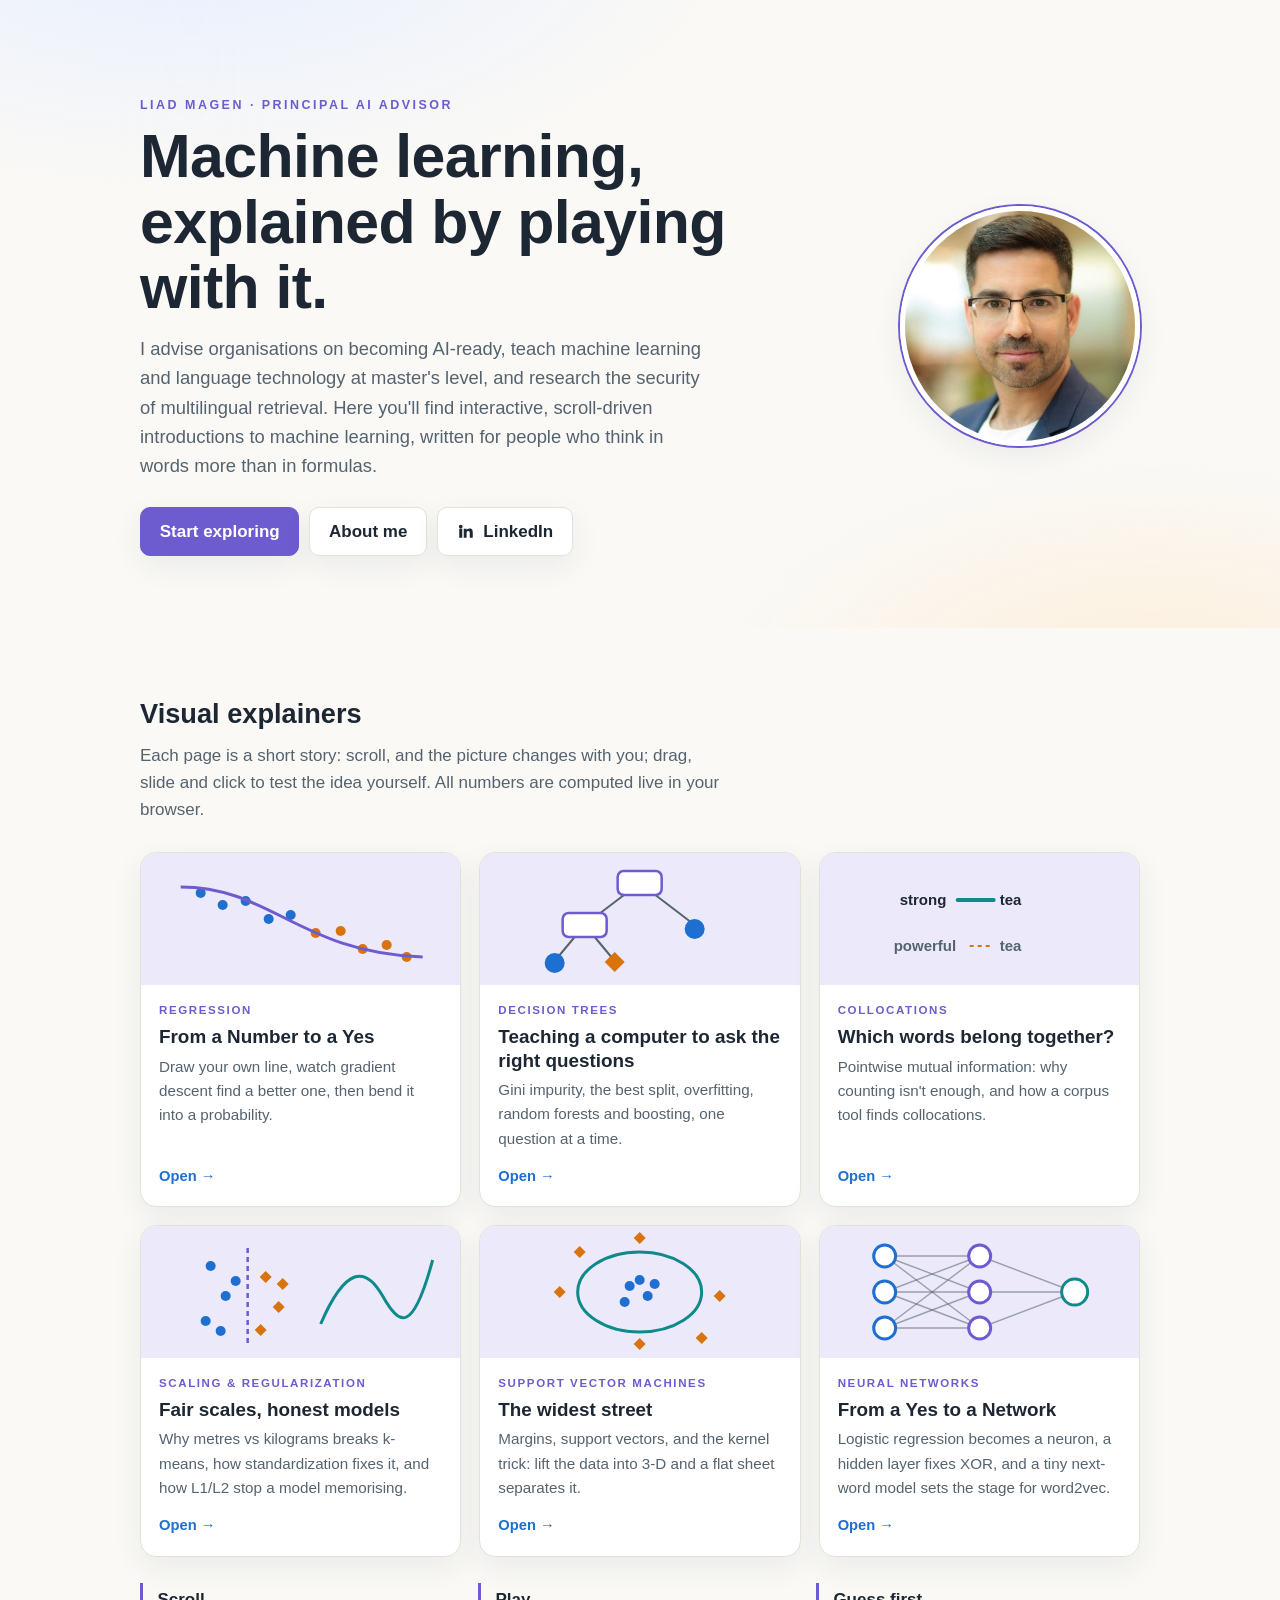
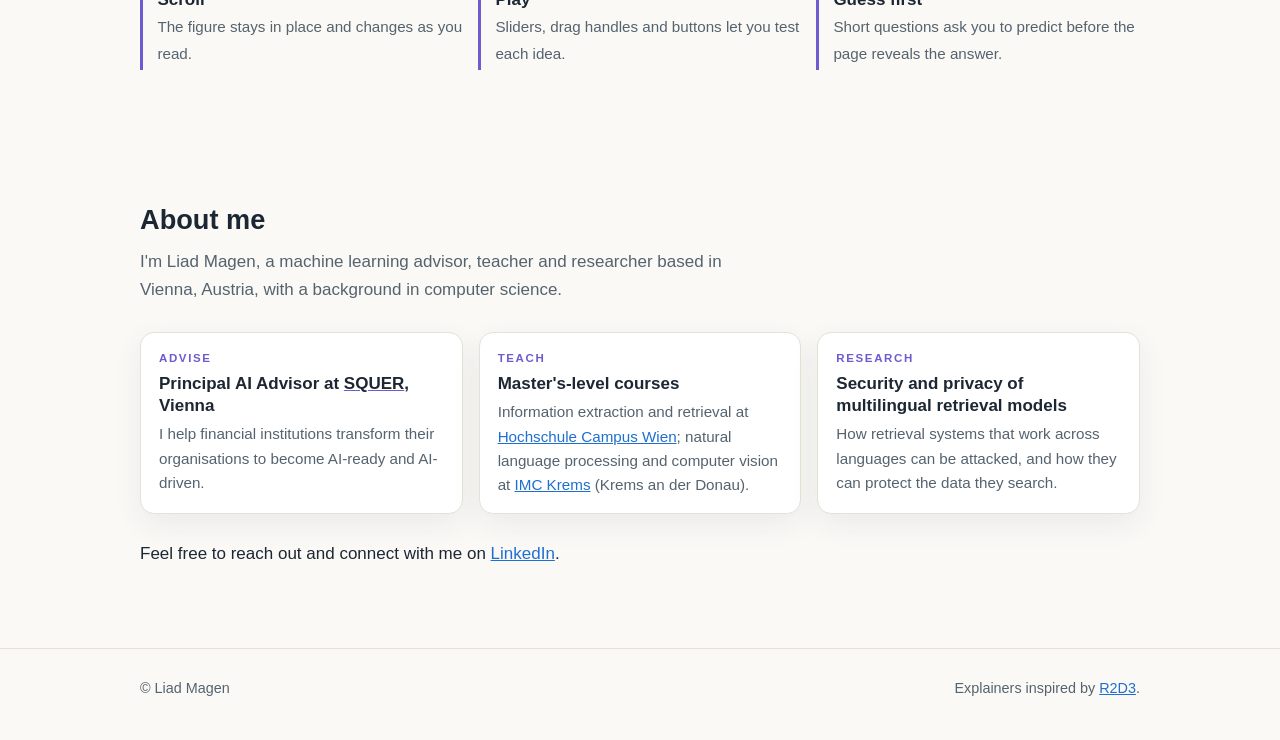
<file: index.html>
<!DOCTYPE html>
<html lang="en">
<head>
<meta charset="utf-8">
<meta name="viewport" content="width=device-width, initial-scale=1">
<title>Liad Magen · Machine learning, explained visually</title>
<meta name="description" content="Liad Magen, Principal AI Advisor in Vienna: machine learning advisor, lecturer and researcher. Interactive, scroll-driven introductions to machine learning.">
<style>
  :root{
    --ink:#1d2733; --muted:#55636f; --bg:#faf9f6; --card:#ffffff; --line:#e5e1d8;
    --accent:#6d5bd0; --accent-soft:#ece9fb; --blue:#1f6fd1; --orange:#d9730d; --teal:#0f8a8a;
    --shadow:0 10px 30px rgba(30,40,60,.07);
    --glow1:#e8efff; --glow2:#fdeeda;
  }
  @media (prefers-color-scheme: dark){
    :root{
      --ink:#e8e6e1; --muted:#a3abb4; --bg:#14171c; --card:#1c2027; --line:#2c323b;
      --accent:#9d8ff0; --accent-soft:#2a2645; --blue:#6aa5f0; --orange:#f0a35a; --teal:#4cc2c2;
      --shadow:0 10px 30px rgba(0,0,0,.35);
      --glow1:#1d2540; --glow2:#33261a;
    }
  }
  *{box-sizing:border-box}
  html{scroll-behavior:smooth}
  @media (prefers-reduced-motion: reduce){html{scroll-behavior:auto}}
  body{margin:0;background:var(--bg);color:var(--ink);
    font-family:-apple-system,BlinkMacSystemFont,"Segoe UI",Roboto,Helvetica,Arial,sans-serif;
    font-size:17px;line-height:1.6}
  a{color:var(--blue)}
  .wrap{max-width:1040px;margin:0 auto;padding:0 20px}

  /* hero */
  header{padding:96px 0 72px;background:
    radial-gradient(900px 420px at 15% -10%, var(--glow1) 0%, transparent 60%),
    radial-gradient(800px 420px at 90% 110%, var(--glow2) 0%, transparent 55%), var(--bg)}
  .kicker{letter-spacing:.2em;text-transform:uppercase;font-size:.78rem;color:var(--accent);font-weight:700;margin:0}
  h1{font-size:clamp(2.3rem,6vw,3.8rem);line-height:1.08;margin:.5rem 0 .8rem;letter-spacing:-.01em}
  .lead{font-size:1.15rem;color:var(--muted);max-width:56ch;margin:0 0 1.6rem}
  .actions{display:flex;flex-wrap:wrap;gap:10px}
  .btn{display:inline-flex;align-items:center;gap:.5em;padding:.6em 1.1em;border-radius:10px;font-weight:600;
    text-decoration:none;border:1px solid var(--line);background:var(--card);color:var(--ink);box-shadow:var(--shadow)}
  .btn.primary{background:var(--accent);border-color:var(--accent);color:#fff}
  .btn:hover{transform:translateY(-1px)}
  .btn:focus-visible,.card:focus-visible{outline:3px solid var(--accent);outline-offset:3px}
  .btn svg{width:18px;height:18px;flex:none}

  section{padding:64px 0}
  h2{font-size:1.7rem;margin:0 0 .4rem}
  .section-lead{color:var(--muted);margin:0 0 1.8rem;max-width:62ch}

  /* explainer cards */
  .grid{display:grid;grid-template-columns:repeat(auto-fill,minmax(290px,1fr));gap:18px}
  .card{display:flex;flex-direction:column;background:var(--card);border:1px solid var(--line);border-radius:16px;
    overflow:hidden;text-decoration:none;color:inherit;box-shadow:var(--shadow);transition:transform .2s,box-shadow .2s}
  .card:hover{transform:translateY(-3px);box-shadow:0 16px 40px rgba(30,40,60,.13)}
  @media (prefers-reduced-motion: reduce){.card,.btn{transition:none}.card:hover,.btn:hover{transform:none}}
  .thumb{height:132px;background:var(--accent-soft);display:flex;align-items:center;justify-content:center}
  .thumb svg{width:100%;height:100%}
  .card .body{padding:16px 18px 18px;display:flex;flex-direction:column;gap:.35rem;flex:1}
  .card .topic{font-size:.72rem;letter-spacing:.14em;text-transform:uppercase;color:var(--accent);font-weight:700}
  .card h3{margin:0;font-size:1.18rem;line-height:1.25}
  .card p{margin:0;color:var(--muted);font-size:.95rem}
  .card .go{margin-top:auto;padding-top:.5rem;font-weight:600;color:var(--blue);font-size:.92rem}

  .how{display:grid;grid-template-columns:repeat(auto-fit,minmax(220px,1fr));gap:14px;margin-top:26px}
  .how div{border-left:3px solid var(--accent);padding:.2rem 0 .2rem .9rem}
  .how b{display:block}
  .how span{color:var(--muted);font-size:.95rem}

  /* hero photo */
  .hero{display:grid;grid-template-columns:1fr auto;gap:40px;align-items:center}
  .photo{width:240px;height:240px;border-radius:50%;object-fit:cover;display:block;
    border:5px solid var(--card);box-shadow:0 0 0 2px var(--accent),var(--shadow)}

  /* about */
  .pillars{display:grid;grid-template-columns:repeat(auto-fit,minmax(250px,1fr));gap:16px;margin:0 0 1.6rem}
  .pillar{background:var(--card);border:1px solid var(--line);border-radius:14px;padding:16px 18px;
    display:flex;flex-direction:column;gap:.35rem;box-shadow:var(--shadow)}
  .pillar .ptag{font-size:.72rem;letter-spacing:.14em;text-transform:uppercase;color:var(--accent);font-weight:700}
  .pillar b{line-height:1.3}
  .pillar span{color:var(--muted);font-size:.95rem}
  .pillar b a{color:inherit;text-decoration-color:var(--accent)}

  footer{border-top:1px solid var(--line);padding:28px 0 40px;color:var(--muted);font-size:.9rem}
  footer .wrap{display:flex;flex-wrap:wrap;gap:12px 24px;justify-content:space-between}

  @media (max-width:600px){
    header{padding:64px 0 48px}
    section{padding:44px 0}
    .hero{grid-template-columns:1fr;gap:24px}
    .photo{width:132px;height:132px;order:-1}
  }
</style>
</head>
<body>

<header>
  <div class="wrap hero">
    <div>
    <p class="kicker">Liad Magen · Principal AI Advisor</p>
    <h1>Machine learning, explained by playing with it.</h1>
    <p class="lead">I advise organisations on becoming AI-ready, teach machine learning and language technology at
      master's level, and research the security of multilingual retrieval. Here you'll find interactive,
      scroll-driven introductions to machine learning, written for people who think in words more than in formulas.</p>
    <div class="actions">
      <a class="btn primary" href="#explainers">Start exploring</a>
      <a class="btn" href="#about">About me</a>
      <a class="btn" href="https://www.linkedin.com/in/liadmagen">
        <svg viewBox="0 0 24 24" fill="currentColor" aria-hidden="true"><path d="M4.98 3.5a2.5 2.5 0 1 1 0 5 2.5 2.5 0 0 1 0-5zM3 9h4v12H3zM9 9h3.8v1.7h.05c.53-1 1.83-2.05 3.77-2.05C20.6 8.65 21 11.2 21 14.5V21h-4v-5.8c0-1.4-.03-3.2-1.95-3.2-1.95 0-2.25 1.52-2.25 3.1V21H9z"/></svg>
        LinkedIn</a>
    </div>
    </div>
    <img class="photo" src="img/liadmagen-avatar.jpg" width="400" height="400" alt="Portrait of Liad Magen">
  </div>
</header>

<main>
  <section id="explainers">
    <div class="wrap">
      <h2>Visual explainers</h2>
      <p class="section-lead">Each page is a short story: scroll, and the picture changes with you; drag, slide and
        click to test the idea yourself. All numbers are computed live in your browser.</p>

      <div class="grid">
        <a class="card" href="ml_intro/linear-and-logistic-regression/">
          <div class="thumb" aria-hidden="true">
            <svg viewBox="0 0 300 132" preserveAspectRatio="xMidYMid meet">
              <g fill="var(--blue)"><circle cx="50" cy="40" r="5"/><circle cx="72" cy="52" r="5"/><circle cx="95" cy="48" r="5"/><circle cx="118" cy="66" r="5"/><circle cx="140" cy="62" r="5"/></g>
              <g fill="var(--orange)"><circle cx="165" cy="80" r="5"/><circle cx="190" cy="78" r="5"/><circle cx="212" cy="96" r="5"/><circle cx="236" cy="92" r="5"/><circle cx="256" cy="104" r="5"/></g>
              <path d="M30 34 C120 34,150 100,272 104" fill="none" stroke="var(--accent)" stroke-width="3"/>
            </svg>
          </div>
          <div class="body">
            <span class="topic">Regression</span>
            <h3>From a Number to a Yes</h3>
            <p>Draw your own line, watch gradient descent find a better one, then bend it into a probability.</p>
            <span class="go">Open →</span>
          </div>
        </a>

        <a class="card" href="ml_intro/decision_trees/">
          <div class="thumb" aria-hidden="true">
            <svg viewBox="0 0 300 132">
              <g stroke="var(--muted)" stroke-width="2"><line x1="150" y1="30" x2="95" y2="72"/><line x1="150" y1="30" x2="205" y2="72"/><line x1="95" y1="72" x2="65" y2="108"/><line x1="95" y1="72" x2="125" y2="108"/></g>
              <rect x="128" y="18" width="44" height="24" rx="6" fill="var(--card)" stroke="var(--accent)" stroke-width="2.5"/>
              <rect x="73" y="60" width="44" height="24" rx="6" fill="var(--card)" stroke="var(--accent)" stroke-width="2.5"/>
              <circle cx="205" cy="76" r="10" fill="var(--blue)"/><circle cx="65" cy="110" r="10" fill="var(--blue)"/>
              <path d="M125 99 l10 10 -10 10 -10 -10z" fill="var(--orange)"/>
            </svg>
          </div>
          <div class="body">
            <span class="topic">Decision trees</span>
            <h3>Teaching a computer to ask the right questions</h3>
            <p>Gini impurity, the best split, overfitting, random forests and boosting, one question at a time.</p>
            <span class="go">Open →</span>
          </div>
        </a>

        <a class="card" href="ml_intro/pmi/">
          <div class="thumb" aria-hidden="true">
            <svg viewBox="0 0 300 132" font-family="inherit" font-size="15" font-weight="600">
              <text x="70" y="52" fill="var(--ink)">strong</text>
              <text x="170" y="52" fill="var(--ink)">tea</text>
              <path d="M128 47 L164 47" stroke="var(--teal)" stroke-width="4" stroke-linecap="round"/>
              <text x="64" y="98" fill="var(--muted)">powerful</text>
              <text x="170" y="98" fill="var(--muted)">tea</text>
              <path d="M140 93 L164 93" stroke="var(--orange)" stroke-width="2" stroke-dasharray="4 4"/>
            </svg>
          </div>
          <div class="body">
            <span class="topic">Collocations</span>
            <h3>Which words belong together?</h3>
            <p>Pointwise mutual information: why counting isn't enough, and how a corpus tool finds collocations.</p>
            <span class="go">Open →</span>
          </div>
        </a>

        <a class="card" href="ml_intro/scaling-and-generalization/">
          <div class="thumb" aria-hidden="true">
            <svg viewBox="0 0 300 132">
              <g fill="var(--blue)"><circle cx="60" cy="40" r="5"/><circle cx="75" cy="70" r="5"/><circle cx="55" cy="95" r="5"/><circle cx="85" cy="55" r="5"/><circle cx="70" cy="105" r="5"/></g>
              <g fill="var(--orange)"><path d="M115 45 l6 6-6 6-6-6z"/><path d="M128 75 l6 6-6 6-6-6z"/><path d="M110 98 l6 6-6 6-6-6z"/><path d="M132 52 l6 6-6 6-6-6z"/></g>
              <line x1="97" y1="22" x2="97" y2="118" stroke="var(--accent)" stroke-width="2.5" stroke-dasharray="5 4"/>
              <path d="M170 98 C195 40,215 40,232 70 S262 108,282 34" fill="none" stroke="var(--teal)" stroke-width="3"/>
            </svg>
          </div>
          <div class="body">
            <span class="topic">Scaling &amp; regularization</span>
            <h3>Fair scales, honest models</h3>
            <p>Why metres vs kilograms breaks k-means, how standardization fixes it, and how L1/L2 stop a model memorising.</p>
            <span class="go">Open →</span>
          </div>
        </a>

        <a class="card" href="ml_intro/svm-and-kernels/">
          <div class="thumb" aria-hidden="true">
            <svg viewBox="0 0 300 132">
              <ellipse cx="150" cy="66" rx="62" ry="40" fill="none" stroke="var(--teal)" stroke-width="3"/>
              <g fill="var(--blue)"><circle cx="140" cy="60" r="5"/><circle cx="158" cy="70" r="5"/><circle cx="150" cy="54" r="5"/><circle cx="135" cy="76" r="5"/><circle cx="165" cy="58" r="5"/></g>
              <g fill="var(--orange)"><path d="M70 60 l6 6-6 6-6-6z"/><path d="M230 64 l6 6-6 6-6-6z"/><path d="M150 6 l6 6-6 6-6-6z"/><path d="M150 112 l6 6-6 6-6-6z"/><path d="M90 20 l6 6-6 6-6-6z"/><path d="M212 106 l6 6-6 6-6-6z"/></g>
            </svg>
          </div>
          <div class="body">
            <span class="topic">Support vector machines</span>
            <h3>The widest street</h3>
            <p>Margins, support vectors, and the kernel trick: lift the data into 3-D and a flat sheet separates it.</p>
            <span class="go">Open →</span>
          </div>
        </a>

        <a class="card" href="ml_intro/neural-networks/">
          <div class="thumb" aria-hidden="true">
            <svg viewBox="0 0 300 132">
              <g stroke="var(--muted)" stroke-width="1.4" stroke-opacity=".55">
                <line x1="55" y1="30" x2="150" y2="30"/><line x1="55" y1="30" x2="150" y2="66"/><line x1="55" y1="30" x2="150" y2="102"/>
                <line x1="55" y1="66" x2="150" y2="30"/><line x1="55" y1="66" x2="150" y2="66"/><line x1="55" y1="66" x2="150" y2="102"/>
                <line x1="55" y1="102" x2="150" y2="30"/><line x1="55" y1="102" x2="150" y2="66"/><line x1="55" y1="102" x2="150" y2="102"/>
                <line x1="150" y1="30" x2="245" y2="66"/><line x1="150" y1="66" x2="245" y2="66"/><line x1="150" y1="102" x2="245" y2="66"/>
              </g>
              <g fill="var(--card)" stroke-width="3">
                <circle cx="55" cy="30" r="11" stroke="var(--blue)"/><circle cx="55" cy="66" r="11" stroke="var(--blue)"/><circle cx="55" cy="102" r="11" stroke="var(--blue)"/>
                <circle cx="150" cy="30" r="11" stroke="var(--accent)"/><circle cx="150" cy="66" r="11" stroke="var(--accent)"/><circle cx="150" cy="102" r="11" stroke="var(--accent)"/>
                <circle cx="245" cy="66" r="13" stroke="var(--teal)"/>
              </g>
            </svg>
          </div>
          <div class="body">
            <span class="topic">Neural networks</span>
            <h3>From a Yes to a Network</h3>
            <p>Logistic regression becomes a neuron, a hidden layer fixes XOR, and a tiny next-word model sets the stage for word2vec.</p>
            <span class="go">Open →</span>
          </div>
        </a>
      </div>

      <div class="how">
        <div><b>Scroll</b><span>The figure stays in place and changes as you read.</span></div>
        <div><b>Play</b><span>Sliders, drag handles and buttons let you test each idea.</span></div>
        <div><b>Guess first</b><span>Short questions ask you to predict before the page reveals the answer.</span></div>
      </div>
    </div>
  </section>

  <section id="about">
    <div class="wrap">
      <h2>About me</h2>
      <p class="section-lead">I'm Liad Magen, a machine learning advisor, teacher and researcher based in Vienna,
        Austria, with a background in computer science.</p>
      <div class="pillars">
        <div class="pillar">
          <span class="ptag">Advise</span>
          <b>Principal AI Advisor at <a href="https://squer.io">SQUER</a>, Vienna</b>
          <span>I help financial institutions transform their organisations to become AI-ready and AI-driven.</span>
        </div>
        <div class="pillar">
          <span class="ptag">Teach</span>
          <b>Master's-level courses</b>
          <span>Information extraction and retrieval at <a href="https://www.hcw.ac.at">Hochschule Campus Wien</a>;
            natural language processing and computer vision at <a href="https://www.imc.ac.at">IMC Krems</a>
            (Krems an der Donau).</span>
        </div>
        <div class="pillar">
          <span class="ptag">Research</span>
          <b>Security and privacy of multilingual retrieval models</b>
          <span>How retrieval systems that work across languages can be attacked, and how they can protect the
            data they search.</span>
        </div>
      </div>
      <p>Feel free to reach out and connect with me on <a href="https://www.linkedin.com/in/liadmagen">LinkedIn</a>.</p>
    </div>
  </section>
</main>

<footer>
  <div class="wrap">
    <span>© Liad Magen</span>
    <span>Explainers inspired by <a href="https://r2d3.us/visual-intro-to-machine-learning-part-1/">R2D3</a>.</span>
  </div>
</footer>

</body>
</html>
</file>
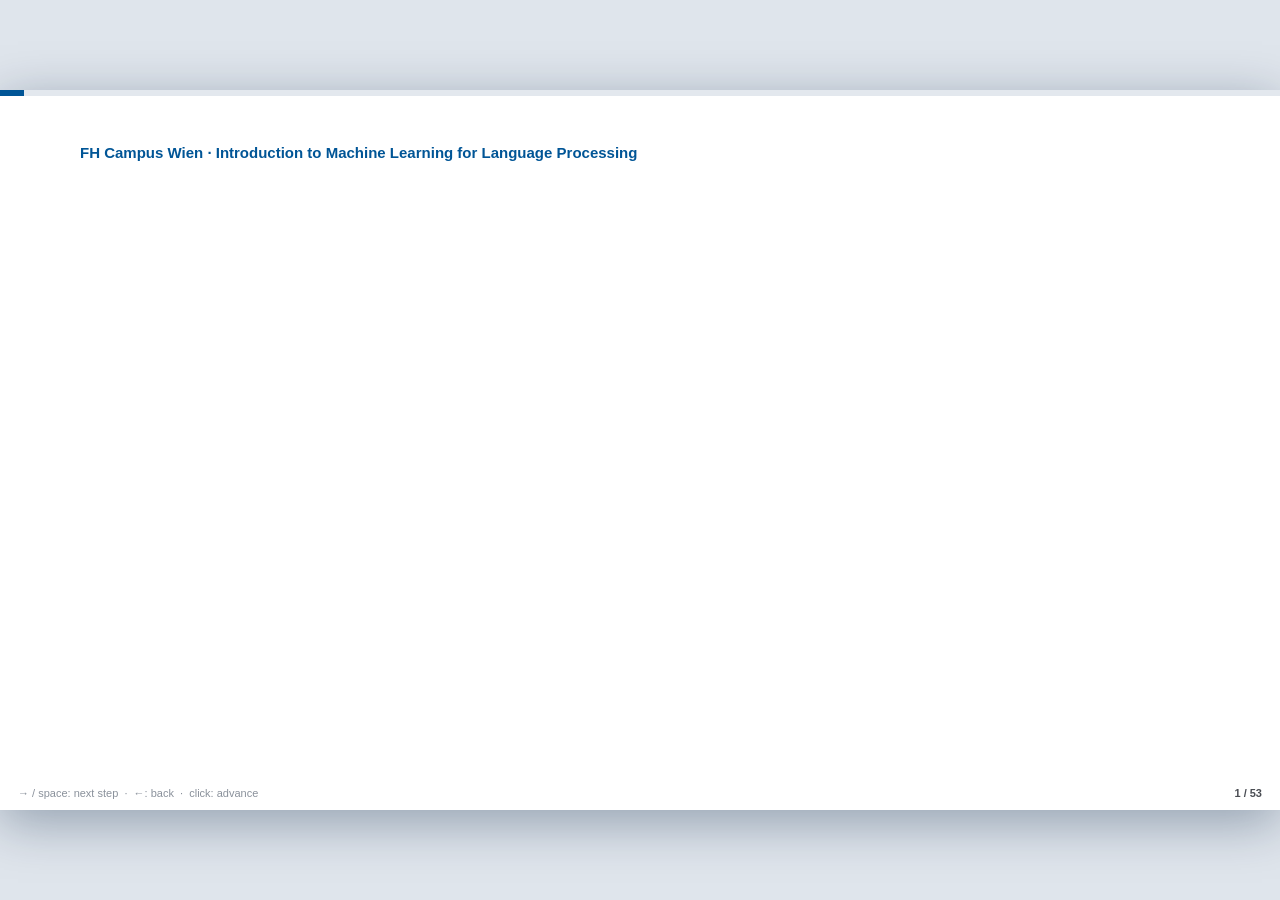
<file: ml_intro/index.html>
<!DOCTYPE html>
<html lang="en">
<head>
<meta charset="utf-8">
<meta name="viewport" content="width=device-width, initial-scale=1">
<title>Modeling — Text Models &amp; Features · Introduction to Machine Learning for Language Processing</title>
<link rel="stylesheet" href="vendor/katex/katex.min.css">
<link rel="stylesheet" href="assets/style.css">
</head>
<body>
<div id="viewport">
  <div id="stage">
    <div id="progress"><div id="progressFill"></div></div>
    <div id="deck"><!-- slides are injected by assets/slides-*.js --></div>
    <div id="hud">
      <span id="hint">&#8594; / space: next step &nbsp;·&nbsp; &#8592;: back &nbsp;·&nbsp; click: advance</span>
      <span id="counter"></span>
    </div>
  </div>
</div>

<script src="vendor/katex/katex.min.js"></script>
<script src="vendor/katex/auto-render.min.js"></script>
<script src="assets/deck.js"></script>
<script src="assets/slides-00.js"></script>
<script src="assets/slides-01.js"></script>
<script src="assets/slides-02.js"></script>
<script src="assets/slides-03.js"></script>
<script src="assets/slides-04.js"></script>
<script src="assets/anims.js"></script>
<script>
  renderMathInElement(document.body, {
    delimiters: [
      { left: "$$", right: "$$", display: true },
      { left: "$",  right: "$",  display: false }
    ],
    throwOnError: false,
    strict: false,
    trust: true
  });
  initDeck();
</script>
</body>
</html>
</file>
<file: ml_intro/assets/style.css>
/* ============================================================
   FH Campus Wien deck — design system (from 03_Modeling part 2)
   Font: Verdana · white bg · footer "FH Campus Wien | n"
   Palette: 005596 / 00A0D8 / 0088A9 / 7D5C9E / EF8900 / F9BA00
             F26B43 / FBAE40 · ink 4A4D53
   ============================================================ */
:root{
  --blue:#005596; --lblue:#00A0D8; --teal:#0088A9; --purple:#7D5C9E;
  --orange:#EF8900; --yellow:#F9BA00; --coral:#F26B43; --amber:#FBAE40;
  --ink:#4A4D53; --paper:#ffffff; --soft:#f2f5f8;
}
*{box-sizing:border-box; margin:0; padding:0}
html,body{height:100%}
body{font-family:Verdana, Geneva, sans-serif; color:var(--ink); background:#dfe5ec; overflow:hidden}

#viewport{position:fixed; inset:0; display:flex; align-items:center; justify-content:center}
#stage{position:relative; width:1280px; height:720px; background:var(--paper);
  box-shadow:0 12px 50px rgba(0,30,60,.35); transform-origin:center center; overflow:hidden}

#progress{position:absolute; top:0; left:0; right:0; height:6px; background:#e3e8ee; z-index:50}
#progressFill{height:100%; width:0; background:var(--blue); transition:width .35s ease}

#hud{position:absolute; left:0; right:0; bottom:0; height:34px; display:flex; align-items:center;
  justify-content:space-between; padding:0 18px; font-size:11px; color:#8a919b; z-index:50; pointer-events:none}
#counter{font-weight:bold; color:var(--ink)}

#deck{position:absolute; inset:0}

/* ---------- slide base ---------- */
.slide{position:absolute; inset:0; padding:64px 80px 70px; display:none; flex-direction:column;
  --acc:var(--blue); --acc2:var(--lblue)}
.slide.active{display:flex}
.slide[data-accent="blue"]  {--acc:var(--blue);   --acc2:var(--lblue)}
.slide[data-accent="lblue"] {--acc:var(--lblue);  --acc2:var(--blue)}
.slide[data-accent="teal"]  {--acc:var(--teal);   --acc2:var(--lblue)}
.slide[data-accent="purple"]{--acc:var(--purple); --acc2:var(--lblue)}
.slide[data-accent="orange"]{--acc:var(--orange); --acc2:var(--amber)}
.slide[data-accent="coral"] {--acc:var(--coral);  --acc2:var(--orange)}

.ttl{font-size:38px; line-height:1.15; color:var(--acc); font-weight:bold; margin-bottom:26px}
.ttl .sub{color:var(--ink); font-weight:normal; font-size:26px}
.body{flex:1; display:flex; flex-direction:column; justify-content:center; min-height:0}

/* bullets with ">" like the source deck */
.bl{list-style:none; font-size:21px; line-height:1.55}
.bl li{margin:10px 0; padding-left:30px; position:relative}
.bl li::before{content:">"; position:absolute; left:0; color:var(--acc); font-weight:bold}
.bl li .hl{color:var(--acc); font-weight:bold}
.bl.small{font-size:18px}
.bl.tight li{margin:5px 0}

.foot{position:absolute; left:80px; right:80px; bottom:44px; display:flex; justify-content:space-between;
  font-size:13px; color:#9aa1ab; border-top:1px solid #e6eaef; padding-top:8px}
.foot .num{font-weight:bold; color:var(--ink)}

/* ---------- steps / reveals ---------- */
.step{opacity:0; transition:opacity .5s ease, transform .5s ease, background-color .3s, box-shadow .3s, color .3s}
.step.rise{transform:translateY(16px)}
.step.zoom{transform:scale(.85)}
.step.on{opacity:1; transform:none}
svg .step{transition:opacity .5s ease}

/* glow sync between formulas and confusion-matrix cells */
[data-cell]{transition:background-color .3s, box-shadow .3s}
.glow{background:var(--yellow) !important; box-shadow:inset 0 0 0 3px var(--coral)}

/* ---------- title & divider slides ---------- */
.slide.center{align-items:center; justify-content:center; text-align:center}
.big{font-size:92px; line-height:1.05; font-weight:bold; color:var(--acc)}
.big .w{display:inline-block; margin:0 .12em}
.big .w:nth-child(2){color:var(--acc2)}
.big .w:nth-child(3){color:var(--ink)}
.kicker{font-size:24px; letter-spacing:.35em; text-transform:uppercase; color:#9aa1ab; margin-bottom:28px}
.subtitle{font-size:30px; color:var(--ink); margin-top:30px}
.brand{position:absolute; top:54px; left:80px; font-size:15px; color:var(--acc); font-weight:bold}

/* ---------- generic components ---------- */
.cols{display:flex; gap:48px; align-items:stretch}
.col{flex:1; min-width:0}
.card{background:var(--soft); border:2px solid #e0e6ec; border-radius:12px; padding:22px 26px; font-size:19px}
.card h3{color:var(--acc); margin-bottom:10px; font-size:21px}
.card.accent{border-color:var(--acc); background:#fff}
.pill{display:inline-block; padding:4px 14px; border-radius:20px; background:var(--acc); color:#fff;
  font-size:15px; font-weight:bold}
.note{font-size:16px; color:#8a919b; margin-top:14px}
.why{font-size:17px; color:var(--acc); background:var(--soft); border-left:5px solid var(--acc);
  padding:10px 16px; margin-top:16px; border-radius:0 8px 8px 0}
.q{font-size:30px; line-height:1.4; margin:18px 0}
.ans{font-size:21px; background:var(--soft); border-radius:10px; padding:18px 22px; margin-top:14px; line-height:1.5}

table.data{border-collapse:collapse; font-size:19px; width:100%}
table.data th{background:var(--acc); color:#fff; padding:10px 16px; text-align:left}
table.data td{padding:9px 16px; border-bottom:1px solid #e3e8ee}
table.data tr:nth-child(even) td{background:var(--soft)}
td.y, .y{color:var(--teal); font-weight:bold}
td.n, .n{color:var(--coral); font-weight:bold}

/* confusion matrix */
table.cm{border-collapse:collapse; font-size:19px; margin:0 auto}
table.cm th{background:var(--acc); color:#fff; padding:12px 22px}
table.cm td{padding:14px 22px; border:2px solid #d6dde5; text-align:center; min-width:150px}
table.cm td.lab{background:var(--soft); font-weight:bold}
.chip{display:inline-block; margin:3px; padding:3px 10px; border-radius:14px; font-size:13px; color:#fff}
.chip.tp{background:var(--teal)} .chip.fp{background:var(--coral)}
.chip.fn{background:var(--orange)} .chip.tn{background:var(--blue)}

/* KaTeX */
.math{display:block; text-align:center; margin:14px 0; font-size:24px}
.math.sm{font-size:19px; margin:8px 0}
.katex{font-size:1.02em}
.katex .hlA{color:var(--orange)} .katex .hlB{color:var(--teal)}
.katex .hlC{color:var(--purple)} .katex .hlY{color:var(--coral)}
.katex-display{margin:.4em 0}

/* sliders & canvases */
input[type=range]{width:100%; accent-color:var(--acc); height:28px}
canvas.plot{background:#fff; border:1px solid #e0e6ec; border-radius:10px}
.readout{font-size:18px; margin:6px 0}
.readout b{color:var(--acc)}
.btn{display:inline-block; border:2px solid var(--acc); color:var(--acc); background:#fff; border-radius:24px;
  padding:8px 20px; font-size:17px; font-family:inherit; cursor:pointer; margin:4px}
.btn:hover{background:var(--acc); color:#fff}

/* bars (imbalance demo) */
.barRow{display:flex; align-items:center; margin:10px 0; font-size:18px}
.barRow .lab{width:150px; font-weight:bold}
.barRow .track{flex:1; background:#edf0f4; border-radius:8px; height:30px; position:relative}
.barRow .fill{height:100%; border-radius:8px; background:var(--acc); transition:width .4s ease}
.barRow .val{width:90px; text-align:right; font-weight:bold; color:var(--ink)}

/* folds */
.folds{display:flex; gap:10px; margin:20px 0}
.fold{flex:1; height:110px; border-radius:10px; background:var(--soft); border:2px solid #d6dde5;
  display:flex; align-items:center; justify-content:center; font-size:15px; color:#8a919b; transition:all .4s}
.fold.test{background:var(--purple); border-color:var(--purple); color:#fff; font-weight:bold}
.fold.train{background:#e7def5; border-color:var(--purple)}

/* flip cards (self-check) */
.cards3{display:flex; gap:24px; margin-top:18px}
.card.flip3{flex:1; cursor:pointer; min-height:190px; position:relative; background:#fff; border-color:var(--acc)}
.card.flip3 .back{display:none; color:var(--ink)}
.card.flip3.flipped .front{display:none}
.card.flip3.flipped .back{display:block}

/* svg helpers */
.node{fill:#fff; stroke:var(--acc); stroke-width:2.5; rx:10}
.node.q{fill:var(--soft)}
.node.leafY{fill:var(--teal); stroke:var(--teal)}
.node.leafN{fill:var(--coral); stroke:var(--coral)}
.node text{fill:var(--ink); font-size:16px; text-anchor:middle; font-family:Verdana}

/* vertical flowchart (decision-tree algorithm) */
.flowwrap{position:relative; width:1120px; margin:0 auto; display:flex; justify-content:center}
.flowcol{display:flex; flex-direction:column; align-items:center; width:460px}
.flowbox{background:var(--soft); border:2px solid var(--acc); border-radius:12px; padding:12px 22px;
  font-size:19px; text-align:center; width:100%; margin:2px 0}
.flowbox.head{background:var(--acc); color:#fff; font-weight:bold}
.flowbox.leaf{background:var(--teal); border-color:var(--teal); color:#fff; font-weight:bold}
.flowarrow{font-size:26px; color:var(--acc); line-height:1.1; font-weight:bold}
.stopbox{position:absolute; right:0; top:150px; width:330px; border:2px dashed var(--coral);
  border-radius:12px; padding:14px 18px; font-size:17px; background:#fff}
.stopbox h3{color:var(--coral); font-size:18px; margin-bottom:6px}
.looplab{font-size:15px; fill:var(--purple); font-weight:bold; font-family:Verdana}
.node.leafY text,.node.leafN text{fill:#fff; font-weight:bold}
.edge{stroke:var(--acc); stroke-width:2.5; fill:none}
.elab{font-size:15px; fill:var(--ink); font-family:Verdana}
.pt{stroke:#fff; stroke-width:1.5}
.split{stroke:var(--coral); stroke-width:3; stroke-dasharray:8 6}
.regionY{fill:rgba(0,136,169,.16)} .regionN{fill:rgba(242,107,67,.12)}
.ring{fill:none; stroke:var(--coral); stroke-width:3}

.grid2{display:grid; grid-template-columns:1fr 1fr; gap:26px}
.grid3{display:grid; grid-template-columns:1fr 1fr 1fr; gap:22px}
.tile{background:var(--soft); border:2px solid #e0e6ec; border-radius:12px; padding:20px; font-size:18px; text-align:center}
.tile.on, .tile.hot{border-color:var(--acc); background:#fff}
.tile .big{font-size:30px; font-weight:bold; color:var(--acc); display:block; margin-bottom:8px}
.tile.pulse{animation:pulse 1.6s ease-in-out infinite}
@keyframes pulse{0%,100%{box-shadow:0 0 0 0 rgba(239,137,0,.0)} 50%{box-shadow:0 0 0 12px rgba(239,137,0,.25); border-color:var(--orange)}}

.agenda{display:grid; grid-template-columns:1fr 1fr; gap:26px; width:100%; max-width:1000px}
.agenda a{text-decoration:none; color:var(--ink); background:var(--soft); border:2px solid #e0e6ec;
  border-radius:12px; padding:24px 28px; font-size:22px; transition:all .3s}
.agenda a:hover{border-color:var(--acc); background:#fff}
.agenda a .no{color:var(--acc); font-weight:bold; margin-right:12px}
.agenda a .sm{display:block; font-size:15px; color:#8a919b; margin-top:6px}

.two{columns:2; gap:60px}
.muted{color:#8a919b} .mono{font-family:Consolas, monospace; font-size:.9em}
</file>
